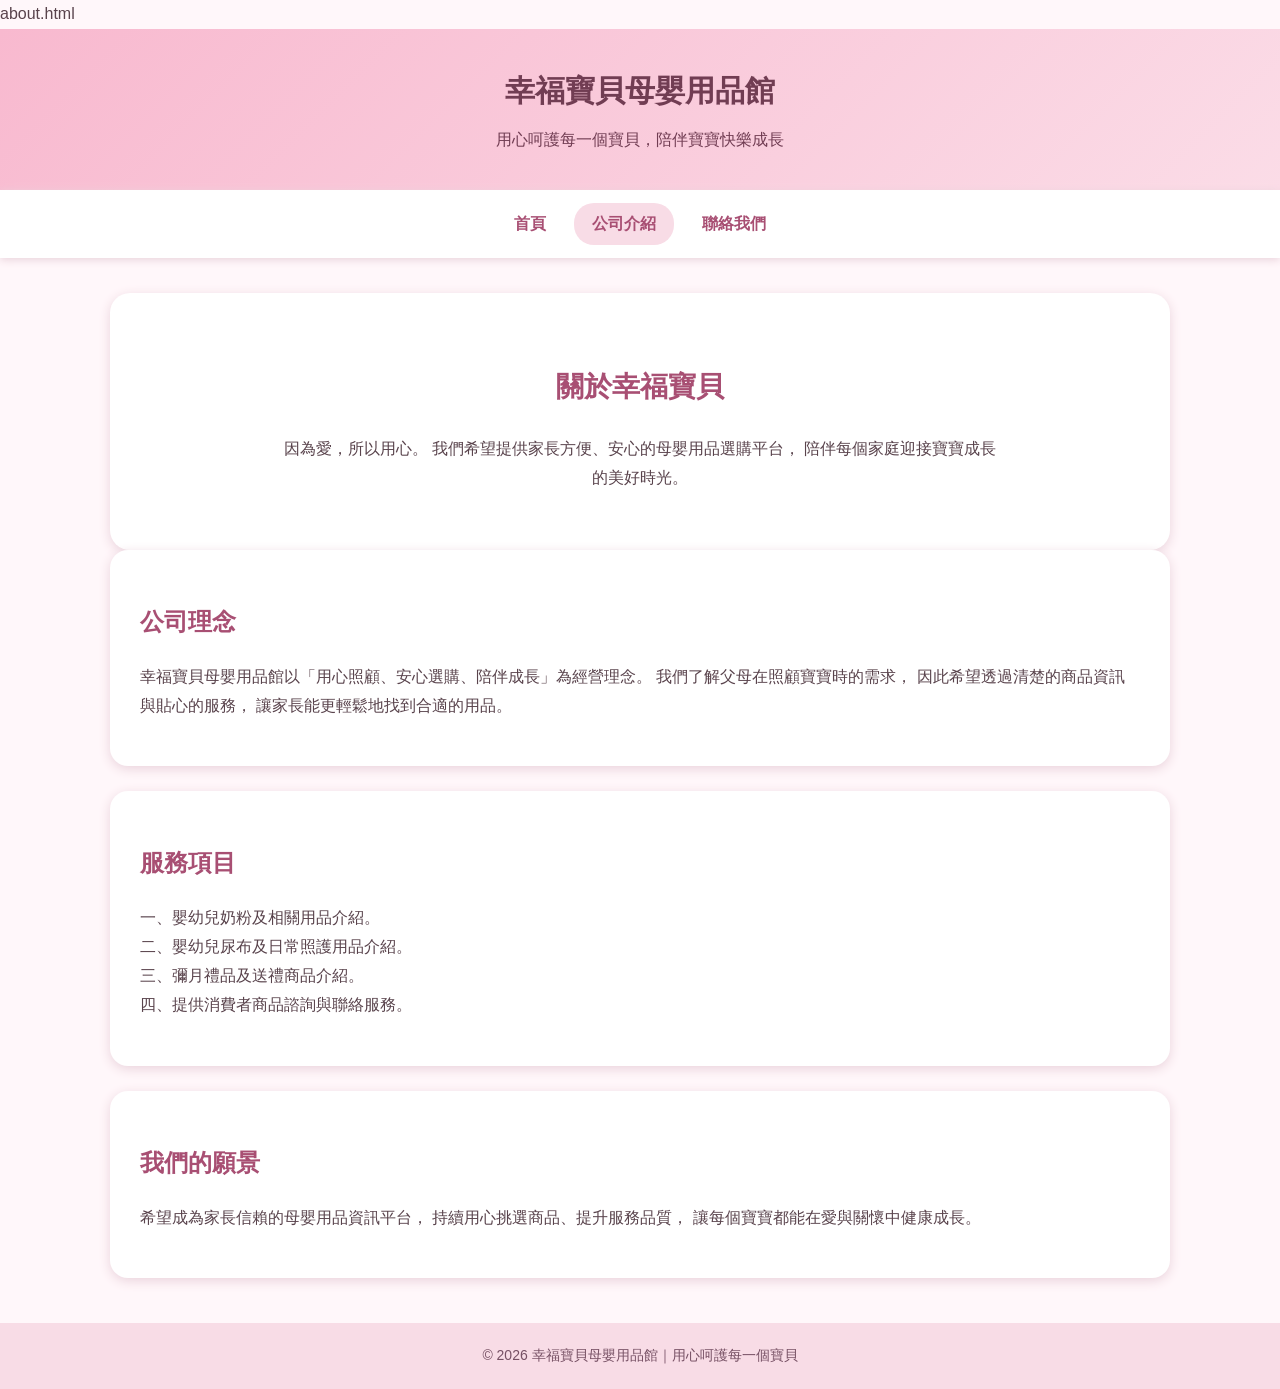
<file: about.html>
about.html<!DOCTYPE html>
<html lang="zh-Hant">
<head>
  <meta charset="UTF-8">
  <meta name="viewport" content="width=device-width, initial-scale=1.0">
  <title>幸福寶貝母嬰用品館｜公司介紹</title>
  <link rel="stylesheet" href="style.css">
</head>

<body>

<header>
  <h1>幸福寶貝母嬰用品館</h1>
  <p>用心呵護每一個寶貝，陪伴寶寶快樂成長</p>
</header>

<nav>
  <a href="index.html">首頁</a>
  <a href="about.html" class="active">公司介紹</a>
  <a href="contact.html">聯絡我們</a>
</nav>

<main class="container">

  <section class="hero">
    <h2>關於幸福寶貝</h2>

    <p>
      因為愛，所以用心。
      我們希望提供家長方便、安心的母嬰用品選購平台，
      陪伴每個家庭迎接寶寶成長的美好時光。
    </p>
  </section>

  <section class="content-box">
    <h2>公司理念</h2>

    <p>
      幸福寶貝母嬰用品館以「用心照顧、安心選購、陪伴成長」為經營理念。
      我們了解父母在照顧寶寶時的需求，
      因此希望透過清楚的商品資訊與貼心的服務，
      讓家長能更輕鬆地找到合適的用品。
    </p>
  </section>

  <section class="content-box">
    <h2>服務項目</h2>

    <p>
      一、嬰幼兒奶粉及相關用品介紹。<br>
      二、嬰幼兒尿布及日常照護用品介紹。<br>
      三、彌月禮品及送禮商品介紹。<br>
      四、提供消費者商品諮詢與聯絡服務。
    </p>
  </section>

  <section class="content-box">
    <h2>我們的願景</h2>

    <p>
      希望成為家長信賴的母嬰用品資訊平台，
      持續用心挑選商品、提升服務品質，
      讓每個寶寶都能在愛與關懷中健康成長。
    </p>
  </section>

</main>

<footer>
  © 2026 幸福寶貝母嬰用品館｜用心呵護每一個寶貝
</footer>

</body>
</html>
</file>
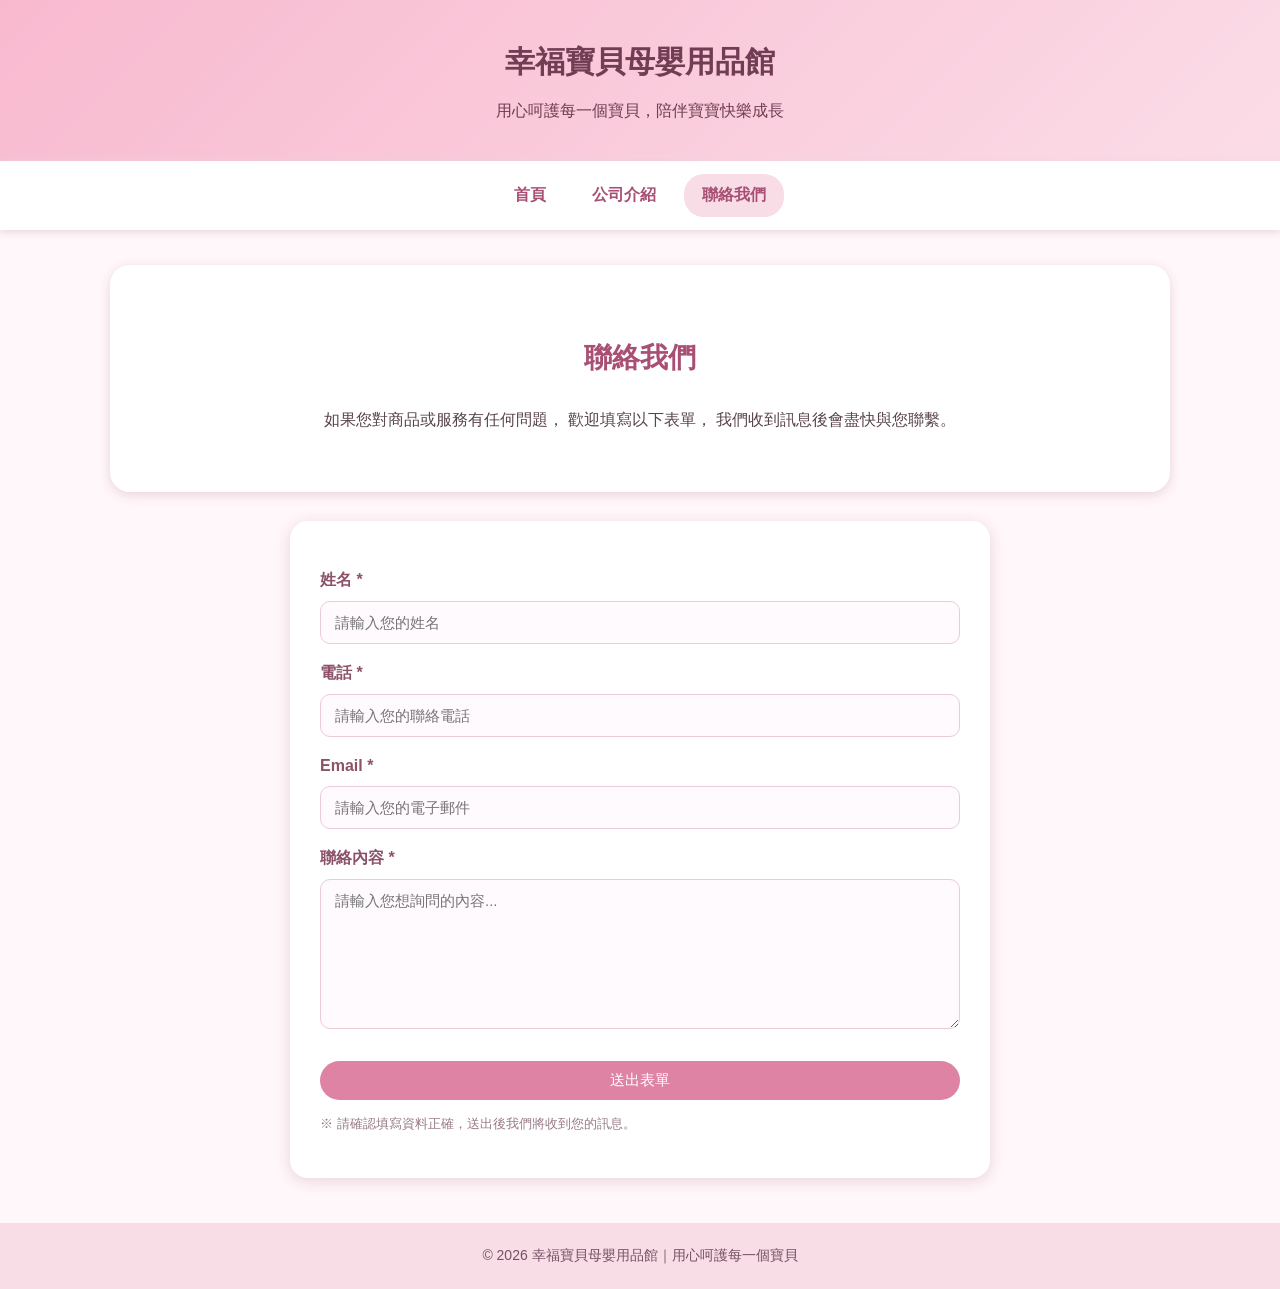
<file: contact.html>
<!DOCTYPE html>
<html lang="zh-Hant">
<head>
  <meta charset="UTF-8">
  <meta name="viewport" content="width=device-width, initial-scale=1.0">
  <title>幸福寶貝母嬰用品館｜聯絡我們</title>
  <link rel="stylesheet" href="style.css">
</head>

<body>

<header>
  <h1>幸福寶貝母嬰用品館</h1>
  <p>用心呵護每一個寶貝，陪伴寶寶快樂成長</p>
</header>

<nav>
  <a href="index.html">首頁</a>
  <a href="about.html">公司介紹</a>
  <a href="contact.html" class="active">聯絡我們</a>
</nav>

<main class="container">

  <section class="hero">
    <h2>聯絡我們</h2>
    <p>
      如果您對商品或服務有任何問題，
      歡迎填寫以下表單，
      我們收到訊息後會盡快與您聯繫。
    </p>
  </section>

  <br>

  <form
    class="contact-form"
    action="https://formspree.io/f/mqpplglj"
    method="POST"
  >

    <label for="name">姓名 *</label>
    <input
      type="text"
      id="name"
      name="姓名"
      placeholder="請輸入您的姓名"
      required
    >

    <label for="phone">電話 *</label>
    <input
      type="tel"
      id="phone"
      name="電話"
      placeholder="請輸入您的聯絡電話"
      required
    >

    <label for="email">Email *</label>
    <input
      type="email"
      id="email"
      name="email"
      placeholder="請輸入您的電子郵件"
      required
    >

    <label for="message">聯絡內容 *</label>
    <textarea
      id="message"
      name="聯絡內容"
      placeholder="請輸入您想詢問的內容..."
      required
    ></textarea>

    <input
      type="hidden"
      name="_subject"
      value="幸福寶貝母嬰用品館－客戶聯絡表單"
    >

    <button type="submit" class="pink-button">
      送出表單
    </button>

    <p class="form-note">
      ※ 請確認填寫資料正確，送出後我們將收到您的訊息。
    </p>

  </form>

</main>

<footer>
  © 2026 幸福寶貝母嬰用品館｜用心呵護每一個寶貝
</footer>

</body>
</html>
</file>
<file: style.css>
* {
  box-sizing: border-box;
}

body {
  margin: 0;
  font-family: "Microsoft JhengHei", Arial, sans-serif;
  background: #fff7fa;
  color: #59434c;
  line-height: 1.8;
}

/* 網站標題 */
header {
  background: linear-gradient(135deg, #f8b9cf, #fbdce7);
  color: #713d53;
  text-align: center;
  padding: 35px 15px;
}

header h1 {
  margin: 0;
  font-size: 30px;
}

header p {
  margin: 8px 0 0;
}

/* 導覽列 */
nav {
  background: #fff;
  display: flex;
  justify-content: center;
  flex-wrap: wrap;
  gap: 10px;
  padding: 13px;
  box-shadow: 0 2px 8px #ead3dc;
}

nav a {
  color: #a84f73;
  text-decoration: none;
  padding: 7px 18px;
  border-radius: 20px;
  font-weight: bold;
}

nav a:hover,
nav a.active {
  background: #f8dce6;
}

/* 主要內容 */
.container {
  max-width: 1100px;
  margin: 35px auto;
  padding: 0 20px;
}

/* 首頁介紹區 */
.hero {
  background: #fff;
  border-radius: 20px;
  padding: 45px 25px;
  text-align: center;
  box-shadow: 0 3px 12px #ead3dc;
}

.hero h2 {
  color: #a84f73;
  font-size: 28px;
}

.hero p {
  max-width: 720px;
  margin: 12px auto;
}

/* 首頁圖片 */
.main-image {
  width: 100%;
  max-height: 360px;
  object-fit: cover;
  border-radius: 18px;
  margin-top: 25px;
}

/* 區塊標題 */
.section-title {
  color: #a84f73;
  text-align: center;
  margin: 35px 0 20px;
}

/* 商品特色卡片 */
.card-grid {
  display: grid;
  grid-template-columns: repeat(3, 1fr);
  gap: 20px;
}

.card {
  background: #fff;
  border-radius: 16px;
  padding: 25px 20px;
  text-align: center;
  box-shadow: 0 3px 12px #ead3dc;
}

.card h3 {
  color: #bd6c8b;
}

.card p {
  font-size: 15px;
}

/* 粉紅色按鈕 */
.pink-button {
  display: inline-block;
  background: #df83a4;
  color: white;
  text-decoration: none;
  border: 0;
  border-radius: 25px;
  padding: 10px 25px;
  margin-top: 15px;
  cursor: pointer;
  font-size: 15px;
}

.pink-button:hover {
  background: #c85f87;
}

/* 公司介紹內容 */
.content-box {
  background: white;
  border-radius: 18px;
  padding: 30px;
  margin-bottom: 25px;
  box-shadow: 0 3px 12px #ead3dc;
}

.content-box h2 {
  color: #a84f73;
}

/* 聯絡表單 */
.contact-form {
  background: white;
  max-width: 700px;
  margin: 0 auto;
  padding: 30px;
  border-radius: 18px;
  box-shadow: 0 3px 15px #ead3dc;
}

.contact-form label {
  display: block;
  color: #8c5269;
  font-weight: bold;
  margin: 15px 0 6px;
}

.contact-form input,
.contact-form textarea {
  width: 100%;
  padding: 12px 14px;
  border: 1px solid #eccbd8;
  border-radius: 10px;
  background: #fffafd;
  font-size: 15px;
  font-family: inherit;
}

.contact-form textarea {
  min-height: 150px;
  resize: vertical;
}

.contact-form input:focus,
.contact-form textarea:focus {
  outline: 2px solid #f3bfd1;
}

.contact-form button {
  width: 100%;
  margin-top: 22px;
}

.form-note {
  color: #987b88;
  font-size: 13px;
  margin-top: 12px;
}

/* 頁尾 */
footer {
  background: #f8dce6;
  color: #765064;
  text-align: center;
  padding: 20px;
  margin-top: 45px;
  font-size: 14px;
}

/* 手機版 */
@media (max-width: 700px) {

  header h1 {
    font-size: 25px;
  }

  .card-grid {
    grid-template-columns: 1fr;
  }

  .hero {
    padding: 30px 18px;
  }

  .hero h2 {
    font-size: 23px;
  }

  .contact-form {
    padding: 22px 18px;
  }

  nav {
    gap: 3px;
  }

  nav a {
    padding: 7px 12px;
    font-size: 14px;
  }
}
</file>
